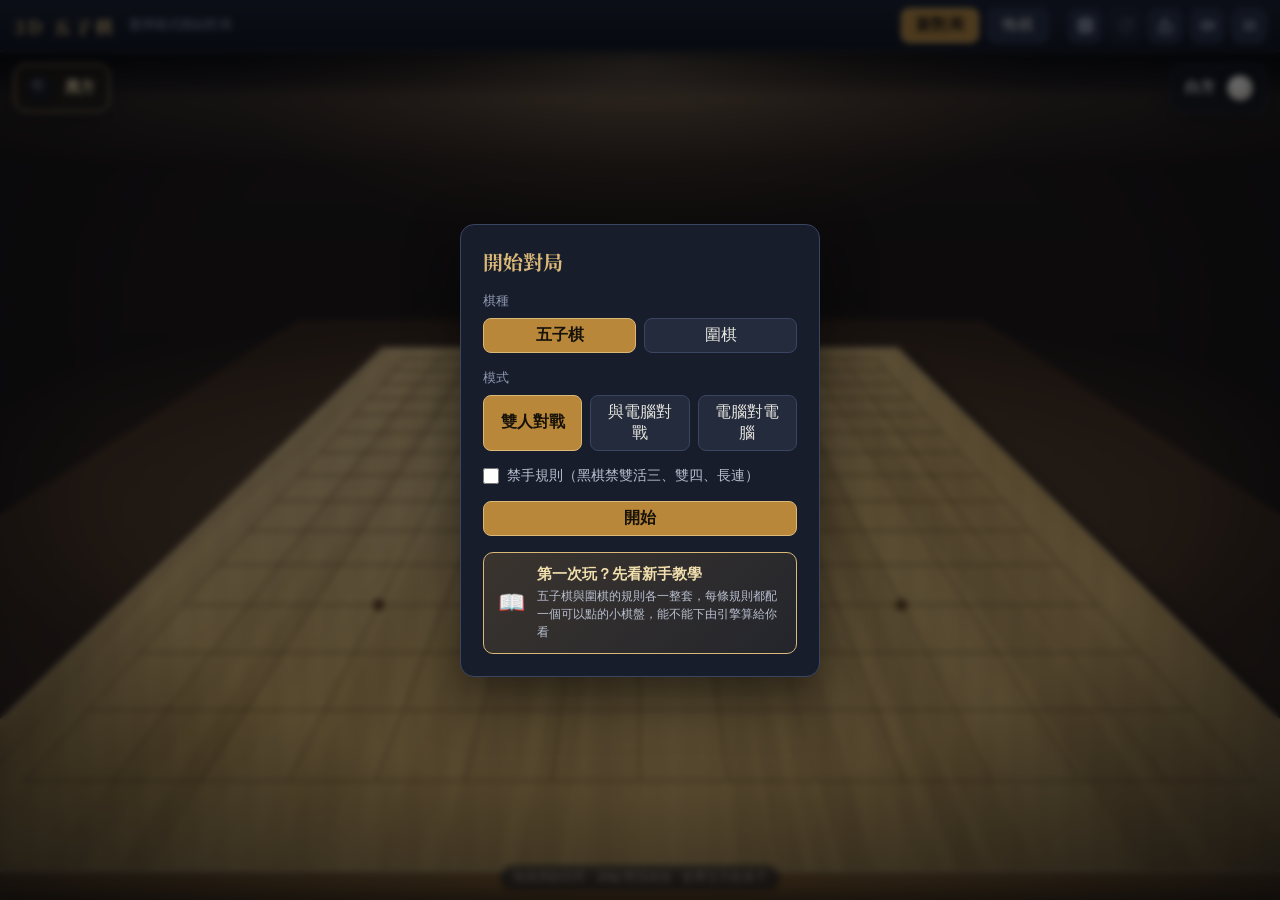
<file: index.html>
<!DOCTYPE html>
<html lang="zh-Hant">
<head>
<meta charset="UTF-8">
<meta name="viewport" content="width=device-width, initial-scale=1, maximum-scale=1, user-scalable=no">
<title>3D 棋弈 — 五子棋 × 圍棋</title>
<meta name="theme-color" content="#10141c">
<meta name="description" content="純網頁 3D 棋弈，一站兩種棋：五子棋（四級 AI、教學、每日謎題、開局定式、禁手規則、線上對戰）與圍棋（9／13／19 路、MCTS 電腦對手、中國規則數子）。免安裝，手機也能玩。">
<link rel="icon" type="image/svg+xml" href="favicon.svg">
<!-- 社群分享預覽（Open Graph / Twitter Card） -->
<meta property="og:type" content="website">
<meta property="og:site_name" content="3D 棋弈">
<meta property="og:title" content="3D 棋弈 — 五子棋 × 圍棋">
<meta property="og:description" content="一站兩種棋：五子棋與圍棋（9／13／19 路）。電腦對手、教學、謎題、定式、線上對戰，免安裝、手機也能玩。">
<meta property="og:image" content="https://hbkqoo.github.io/gomoku/og-image.png">
<meta property="og:image:width" content="1200">
<meta property="og:image:height" content="630">
<meta property="og:url" content="https://hbkqoo.github.io/gomoku/">
<meta name="twitter:card" content="summary_large_image">
<meta name="twitter:title" content="3D 棋弈 — 五子棋 × 圍棋">
<meta name="twitter:description" content="一站兩種棋：五子棋與圍棋（9／13／19 路）。電腦對手、教學、謎題、定式、線上對戰，免安裝、手機也能玩。">
<meta name="twitter:image" content="https://hbkqoo.github.io/gomoku/og-image.png">
<!-- 標題字型：Noto Serif TC -->
<link rel="preconnect" href="https://fonts.googleapis.com">
<link rel="preconnect" href="https://fonts.gstatic.com" crossorigin>
<link rel="stylesheet" href="https://fonts.googleapis.com/css2?family=Noto+Serif+TC:wght@600;700&display=swap">
<link rel="stylesheet" href="style.css?v=20">
</head>
<body>
<div id="splash">
  <div class="sp-mark">3D 棋弈</div>
  <div class="sp-sub">五子棋 × 圍棋</div>
  <div class="sp-stone" aria-hidden="true"></div>
</div>
<script>
// 保底：不論初始化多慢（甚至 main.js 出錯），860ms 內一定讓載入畫面停止擋住畫面。
setTimeout(function () {
  var s = document.getElementById('splash');
  if (!s || s.classList.contains('done')) return;
  s.classList.add('done');
  setTimeout(function () { s.remove(); }, 500);
}, 860);
</script>
<div id="app">
  <header id="topbar">
    <h1 id="app-title">3D 五子棋</h1>
    <div id="status" aria-live="polite">黑棋回合</div>
    <div id="controls">
      <span id="auto-ctrl">
        <button id="btn-pause">暫停</button>
        <button id="btn-speed">1x</button>
        <span id="rewind-badge">時間倒轉 ×0</span>
      </span>
      <span id="replay-ctrl">
        <button id="rp-first">⏮</button>
        <button id="rp-prev">◀</button>
        <span id="rp-pos">0/0</span>
        <button id="rp-next">▶</button>
        <button id="rp-last">⏭</button>
        <button id="rp-close">結束回放</button>
      </span>
      <button id="btn-replay" style="display:none">回放</button>
      <button id="btn-hint" style="display:none">提示</button>
      <button class="primary" id="btn-new">新對局</button>
      <button id="btn-undo">悔棋</button>
      <span id="go-ctrl">
        <button id="btn-pass" title="這一手不下（雙方連續虛手即進入結算）">虛手</button>
        <button id="btn-resign" title="認輸，結束這一局">認輸</button>
      </span>
      <span class="btn-group" id="view-group">
        <button class="icon-btn" id="btn-view" aria-pressed="false" aria-label="切換視角" title="切換成 2D 俯視（從正上方直視棋盤）">
          <svg class="ic ic-to2d" viewBox="0 0 24 24" aria-hidden="true"><rect x="3.5" y="3.5" width="17" height="17" rx="2.5"/><path d="M3.5 9.2h17M3.5 14.8h17M9.2 3.5v17M14.8 3.5v17"/></svg>
          <svg class="ic ic-to3d" viewBox="0 0 24 24" aria-hidden="true"><path d="M12 2.6 20.8 7.3v9.4L12 21.4 3.2 16.7V7.3Z"/><path d="M3.2 7.3 12 12l8.8-4.7M12 12v9.4"/></svg>
        </button>
        <button class="icon-btn" id="btn-recenter" aria-label="回正視角" title="把視角方向、俯角與縮放回到預設值">
          <svg class="ic" viewBox="0 0 24 24" aria-hidden="true"><path d="M20.2 12a8.2 8.2 0 1 1-2.4-5.8"/><path d="M20.4 3.2v5.2h-5.2"/><circle cx="12" cy="12" r="2.1" fill="currentColor" stroke="none"/></svg>
        </button>
        <button class="icon-btn" id="btn-lock" aria-pressed="false" aria-label="鎖定視角" title="鎖定視角，避免下棋時不小心拖動角度">
          <svg class="ic ic-unlocked" viewBox="0 0 24 24" aria-hidden="true"><rect x="4.5" y="10.5" width="15" height="10.2" rx="2.4"/><path d="M8.4 10.5V7.2a3.6 3.6 0 0 1 6.9-1.4"/><circle cx="12" cy="15.6" r="1.5" fill="currentColor" stroke="none"/></svg>
          <svg class="ic ic-locked" viewBox="0 0 24 24" aria-hidden="true"><rect x="4.5" y="10.5" width="15" height="10.2" rx="2.4"/><path d="M8.4 10.5V7.2a3.6 3.6 0 0 1 7.2 0v3.3"/><circle cx="12" cy="15.6" r="1.5" fill="currentColor" stroke="none"/></svg>
        </button>
      </span>
      <button class="icon-btn" id="btn-sound" aria-pressed="true" aria-label="音效開關" title="音效開關">
        <svg class="ic ic-snd-on" viewBox="0 0 24 24" aria-hidden="true"><path d="M4 9.2h3.6L12.4 5v14l-4.8-4.2H4Z"/><path d="M15.8 9.3a4.2 4.2 0 0 1 0 5.4"/><path d="M18.4 6.6a7.8 7.8 0 0 1 0 10.8"/></svg>
        <svg class="ic ic-snd-off" viewBox="0 0 24 24" aria-hidden="true"><path d="M4 9.2h3.6L12.4 5v14l-4.8-4.2H4Z"/><path d="M16.2 9.6l5 4.8M21.2 9.6l-5 4.8"/></svg>
      </button>
      <button class="icon-btn" id="btn-menu" aria-expanded="false" aria-controls="drawer" aria-label="更多功能" title="更多功能">
        <svg class="ic" viewBox="0 0 24 24" aria-hidden="true"><path d="M4 6.8h16M4 12h16M4 17.2h16"/></svg>
      </button>
    </div>
  </header>

  <main id="stage">
    <svg id="scene" xmlns="http://www.w3.org/2000/svg" preserveAspectRatio="xMidYMid slice">
      <defs>
        <!-- 棋子頂面：黑＝板岩（深灰帶一點藍）、白＝蛤碁石（暖白） -->
        <!-- focal 點偏左上：高光在左上、最後 8% 是全圈邊緣反光（背光側被拉長所以較明顯） -->
        <radialGradient id="g-black" cx="50%" cy="50%" r="50%" fx="34%" fy="28%">
          <stop offset="0%" stop-color="#9c9ca8"/>
          <stop offset="10%" stop-color="#585862"/>
          <stop offset="45%" stop-color="#26262d"/>
          <stop offset="91%" stop-color="#08080b"/>
          <stop offset="100%" stop-color="#3a3a44"/>
        </radialGradient>
        <radialGradient id="g-white" cx="50%" cy="50%" r="50%" fx="34%" fy="28%">
          <stop offset="0%" stop-color="#ffffff"/>
          <stop offset="28%" stop-color="#f7f5ef"/>
          <stop offset="72%" stop-color="#dcd8cd"/>
          <stop offset="93%" stop-color="#bab4a4"/>
          <stop offset="100%" stop-color="#d9d4c7"/>
        </radialGradient>
        <!-- 棋子側面（低視角才看得到的厚度） -->
        <linearGradient id="g-side-black" x1="0" y1="0" x2="0" y2="1">
          <stop offset="0%" stop-color="#3a3a42"/>
          <stop offset="100%" stop-color="#050507"/>
        </linearGradient>
        <linearGradient id="g-side-white" x1="0" y1="0" x2="0" y2="1">
          <stop offset="0%" stop-color="#ebe7dc"/>
          <stop offset="100%" stop-color="#a39d8e"/>
        </linearGradient>
        <!-- 高光點 -->
        <radialGradient id="g-spec" cx="50%" cy="50%" r="50%">
          <stop offset="0%" stop-color="#fff" stop-opacity=".95"/>
          <stop offset="55%" stop-color="#fff" stop-opacity=".3"/>
          <stop offset="100%" stop-color="#fff" stop-opacity="0"/>
        </radialGradient>
        <!-- 棋子影子：接觸處最深、外圍散開（不用 filter） -->
        <radialGradient id="g-stone-shadow" cx="50%" cy="50%" r="50%">
          <stop offset="0%" stop-color="#000" stop-opacity=".6"/>
          <stop offset="45%" stop-color="#000" stop-opacity=".4"/>
          <stop offset="100%" stop-color="#000" stop-opacity="0"/>
        </radialGradient>
        <!-- 牆面（室內、暗、下緣被燈光帶暖）；「天亮了」結局會把這三個 stop 漸變成晨光，色值要與 main.js 的 SKY_NIGHT 一致 -->
        <linearGradient id="g-sky" x1="0" y1="0" x2="0" y2="1">
          <stop offset="0%" stop-color="#0a0908"/>
          <stop offset="60%" stop-color="#1c1613"/>
          <stop offset="100%" stop-color="#3a2d22"/>
        </linearGradient>
        <!-- 地平線柔化帶：從牆的底色淡出到透明，蓋在地板最遠處 -->
        <linearGradient id="g-horizon" x1="0" y1="0" x2="0" y2="1">
          <stop offset="0%" stop-color="#3a2d22"/>
          <stop offset="100%" stop-color="#3a2d22" stop-opacity="0"/>
        </linearGradient>
        <!-- 吊燈打在桌面與牆上的暖光 -->
        <radialGradient id="g-lamp" cx="50%" cy="50%" r="50%">
          <stop offset="0%" stop-color="#ffd9a0" stop-opacity=".34"/>
          <stop offset="55%" stop-color="#ffc070" stop-opacity=".12"/>
          <stop offset="100%" stop-color="#ff9a40" stop-opacity="0"/>
        </radialGradient>
        <!-- 四角暗角（整層靜態，resize 時才重畫） -->
        <radialGradient id="g-vignette" cx="50%" cy="46%" r="72%">
          <stop offset="0%" stop-color="#000" stop-opacity="0"/>
          <stop offset="58%" stop-color="#000" stop-opacity="0"/>
          <stop offset="100%" stop-color="#000" stop-opacity=".62"/>
        </radialGradient>
        <!-- 棋桌：中央受光、四周暗下去 -->
        <radialGradient id="g-table" cx="50%" cy="45%" r="70%">
          <stop offset="0%" stop-color="#4a3421"/>
          <stop offset="100%" stop-color="#22170e"/>
        </radialGradient>
        <!-- 棋盤側面：上緣亮、下緣暗（疊在依光源著色的底色上） -->
        <linearGradient id="g-side-shade" x1="0" y1="0" x2="0" y2="1">
          <stop offset="0%" stop-color="#fff2c8" stop-opacity=".18"/>
          <stop offset="35%" stop-color="#000" stop-opacity="0"/>
          <stop offset="100%" stop-color="#000" stop-opacity=".42"/>
        </linearGradient>
        <!-- 棋盤頂面：左上主光 → 右下陰影 -->
        <linearGradient id="g-toplight" x1="0" y1="0" x2="1" y2="1">
          <stop offset="0%" stop-color="#fff6dc" stop-opacity=".26"/>
          <stop offset="48%" stop-color="#fff" stop-opacity="0"/>
          <stop offset="100%" stop-color="#2a1500" stop-opacity=".24"/>
        </linearGradient>
        <!-- 棋盤頂面：柔和的光澤區 -->
        <radialGradient id="g-sheen" cx="40%" cy="28%" r="60%">
          <stop offset="0%" stop-color="#fff" stop-opacity=".16"/>
          <stop offset="100%" stop-color="#fff" stop-opacity="0"/>
        </radialGradient>
        <!-- 柔邊陰影（整層只套一次） -->
        <filter id="f-soft" x="-20%" y="-20%" width="140%" height="140%">
          <feGaussianBlur stdDeviation="7"/>
        </filter>
        <linearGradient id="g-floor" x1="0" y1="0" x2="0" y2="1">
          <stop offset="0%" stop-color="#1e1610"/>
          <stop offset="100%" stop-color="#0c0906"/>
        </linearGradient>
        <radialGradient id="g-lantern" cx="50%" cy="50%" r="50%">
          <stop offset="0%" stop-color="#ffe4b0"/>
          <stop offset="35%" stop-color="#ffb35c" stop-opacity=".8"/>
          <stop offset="100%" stop-color="#ff8830" stop-opacity="0"/>
        </radialGradient>
        <linearGradient id="g-neon-horizon" x1="0" y1="0" x2="0" y2="1">
          <stop offset="0%" stop-color="#38e8ff" stop-opacity="0"/>
          <stop offset="50%" stop-color="#38e8ff" stop-opacity=".55"/>
          <stop offset="100%" stop-color="#c368ff" stop-opacity="0"/>
        </linearGradient>
      </defs>
      <g id="layer-bg"></g>
      <g id="layer-board"></g>
      <g id="layer-stones"></g>
      <g id="layer-fx"></g>
      <g id="layer-vignette" pointer-events="none"></g>
    </svg>
    <div class="pcard" id="card-black" role="status" aria-live="polite">
      <svg class="pc-stone" viewBox="0 0 24 24" aria-hidden="true"><defs><radialGradient id="pcg-black" cx="50%" cy="50%" r="50%" fx="34%" fy="28%"><stop offset="0%" stop-color="#9c9ca8"/><stop offset="10%" stop-color="#585862"/><stop offset="45%" stop-color="#26262d"/><stop offset="91%" stop-color="#08080b"/><stop offset="100%" stop-color="#3a3a44"/></radialGradient></defs><circle cx="12" cy="12" r="10.4" fill="url(#pcg-black)"/></svg>
      <span class="pc-txt"><span class="pc-name">黑方</span><span class="pc-caps"></span></span>
    </div>
    <div class="pcard" id="card-white" role="status" aria-live="polite">
      <svg class="pc-stone" viewBox="0 0 24 24" aria-hidden="true"><defs><radialGradient id="pcg-white" cx="50%" cy="50%" r="50%" fx="34%" fy="28%"><stop offset="0%" stop-color="#ffffff"/><stop offset="28%" stop-color="#f7f5ef"/><stop offset="72%" stop-color="#dcd8cd"/><stop offset="93%" stop-color="#bab4a4"/><stop offset="100%" stop-color="#d9d4c7"/></radialGradient></defs><circle cx="12" cy="12" r="10.4" fill="url(#pcg-white)"/></svg>
      <span class="pc-txt"><span class="pc-name">白方</span><span class="pc-caps"></span></span>
    </div>
    <div id="drawer-backdrop"></div>
    <aside id="drawer" aria-hidden="true" aria-label="功能選單">
      <div class="drawer-head">
        <span class="drawer-title">功能選單</span>
        <button class="icon-btn" id="btn-drawer-close" aria-label="關閉選單" title="關閉">
          <svg class="ic" viewBox="0 0 24 24" aria-hidden="true"><path d="M6.4 6.4l11.2 11.2M17.6 6.4L6.4 17.6"/></svg>
        </button>
      </div>
      <div class="drawer-body">
        <div class="drawer-group">
          <div class="drawer-label">對局工具</div>
          <div class="drawer-items">
            <button id="btn-coach">教練</button>
            <button id="btn-heat" title="AI 思考熱力圖">熱力圖</button>
            <button id="btn-fx" title="落子特效開關">特效</button>
          </div>
        </div>
        <div class="drawer-group">
          <div class="drawer-label">更多</div>
          <div class="drawer-items">
            <a class="btn-link" id="link-tutorial" href="tutorial.html">新手教學</a>
            <button id="btn-lessons">教學</button>
            <button id="btn-puzzles">謎題</button>
            <button id="btn-openings">定式</button>
            <button id="btn-online">連線</button>
            <button id="btn-rank">排行榜</button>
          </div>
        </div>
      </div>
    </aside>
    <div id="score-bar">
      <span id="score-text"></span>
      <button class="primary" id="btn-score-done">確認結算</button>
      <button id="btn-score-resume">繼續下</button>
    </div>
    <div id="hint">拖曳環顧四周 · 滾輪/雙指縮放 · 點擊交叉點落子</div>
    <div id="intro-title">
      <span>3D 五子棋</span>
      <small>輕觸跳過</small>
    </div>
  </main>

  <!-- 開局設定 -->
  <div class="modal" id="modal-setup">
    <div class="panel">
      <h2>開始對局</h2>
      <div class="field">
        <span class="label">棋種</span>
        <div class="seg" id="seg-game">
          <button data-game="gomoku" class="on">五子棋</button>
          <button data-game="go">圍棋</button>
        </div>
      </div>
      <div class="field">
        <span class="label">模式</span>
        <div class="seg" id="seg-mode">
          <button data-mode="pvp" class="on">雙人對戰</button>
          <button data-mode="ai">與電腦對戰</button>
          <button data-mode="auto">電腦對電腦</button>
        </div>
        <p id="auto-desc" style="display:none">觀戰模式：黑棋是大哥。大哥，沒有不能輸的棋局。</p>
      </div>
      <div class="field" id="field-side">
        <span class="label">你執</span>
        <div class="seg" id="seg-side">
          <button data-side="1" class="on">黑棋（先手）</button>
          <button data-side="2">白棋（後手）</button>
        </div>
      </div>
      <div class="field" id="field-board" style="display:none">
        <span class="label">盤面</span>
        <div class="seg" id="seg-size">
          <button data-size="9">9 路</button>
          <button data-size="13">13 路</button>
          <button data-size="19" class="on">19 路</button>
        </div>
        <p class="hint-text">中國規則、貼目 7.5 目。9 路最適合與電腦對戰；19 路是正式棋盤。</p>
      </div>
      <div class="field" id="field-level" style="display:none">
        <span class="label">電腦強度</span>
        <div class="seg" id="seg-level">
          <button data-level="easy">入門</button>
          <button data-level="medium" class="on">進階</button>
          <button data-level="hard">困難</button>
          <button data-level="master">大師</button>
        </div>
        <p class="hint-text" id="level-desc"></p>
      </div>
      <div class="field" id="field-rules">
        <label class="chk"><input type="checkbox" id="chk-renju"> 禁手規則（黑棋禁雙活三、雙四、長連）</label>
      </div>
      <button class="primary" id="btn-start">開始</button>
      <a class="setup-tutorial" href="tutorial.html">
        <span class="st-icon">📖</span>
        <span class="st-text"><b>第一次玩？先看新手教學</b>
          <small>五子棋與圍棋的規則各一整套，每條規則都配一個可以點的小棋盤，能不能下由引擎算給你看</small></span>
      </a>
    </div>
  </div>

  <!-- 勝利 + 簽名 -->
  <div class="modal" id="modal-win">
    <div class="panel">
      <h2 id="win-title">黑棋獲勝！</h2>
      <p id="win-detail"></p>
      <div class="field">
        <span class="label">名字</span>
        <input id="win-name" type="text" maxlength="12" placeholder="留名排行榜">
      </div>
      <div class="field">
        <span class="label">親筆簽名</span>
        <svg id="sig-pad" viewBox="0 0 300 100"></svg>
        <button class="mini" id="sig-clear">清除簽名</button>
      </div>
      <div class="row">
        <button id="btn-skip">跳過</button>
        <button class="primary" id="btn-save">簽名上榜</button>
      </div>
    </div>
  </div>

  <!-- 時間倒轉閃光 -->
  <div id="flash"></div>

  <!-- 致敬字幕 -->
  <div id="meme">
    <div class="meme-inner">
      <div class="meme-line1">大哥沒有輸！</div>
      <div class="meme-line2">逃跑的是你！</div>
      <div class="meme-sub" id="meme-sub">時間倒轉 ×3 · 判定：逃跑者失格 · 戰績：大哥不敗</div>
      <div class="row" style="justify-content:center">
        <button id="meme-close">關閉</button>
        <button class="primary" id="meme-again">再看一場</button>
      </div>
    </div>
  </div>

  <!-- 教學關卡列表 -->
  <div class="modal" id="modal-lessons">
    <div class="panel wide">
      <h2 id="lessons-title">五子棋教學</h2>
      <div class="teach-tabs">
        <button class="teach-tab on" data-tab="tips">新手技巧</button>
        <button class="teach-tab" data-tab="drill">動手練習</button>
      </div>
      <div id="tips-pane"></div>
      <div id="drill-pane" style="display:none">
        <p class="hint-text" id="drill-intro">從殘局中找出致勝下法。下對了對手會全力防守，下錯了會退回讓你重試，卡關可按「提示」。</p>
        <div id="lesson-list"></div>
      </div>
      <div class="row">
        <a class="btn-link" href="tutorial.html">📖 完整規則教學</a>
        <button class="primary" id="btn-lessons-close">關閉</button>
      </div>
    </div>
  </div>

  <!-- 線上對戰 -->
  <div class="modal" id="modal-online">
    <div class="panel">
      <h2>線上對戰</h2>
      <p class="hint-text">和朋友直接連線對弈，不需伺服器或帳號。用任何聊天工具互傳「邀請碼／回應碼」即可。主機執黑先手，棋種與盤面以主機目前的設定為準。</p>
      <div id="online-choose">
        <button class="primary" id="btn-host">我當主機（產生邀請碼）</button>
        <button id="btn-guest">加入朋友（貼上邀請碼）</button>
      </div>
      <div id="online-host" style="display:none">
        <div class="field">
          <span class="label">① 你的邀請碼 — 傳給朋友</span>
          <textarea id="host-offer" class="code-box" readonly rows="3"></textarea>
          <button class="mini" id="copy-offer">複製邀請碼</button>
        </div>
        <div class="field">
          <span class="label">② 貼上朋友回傳的回應碼，再按連線</span>
          <textarea id="host-answer" class="code-box" rows="3" placeholder="在此貼上回應碼"></textarea>
          <button class="mini" id="host-connect">連線</button>
        </div>
      </div>
      <div id="online-guest" style="display:none">
        <div class="field">
          <span class="label">① 貼上朋友的邀請碼，再按產生回應碼</span>
          <textarea id="guest-offer" class="code-box" rows="3" placeholder="在此貼上邀請碼"></textarea>
          <button class="mini" id="guest-gen">產生回應碼</button>
        </div>
        <div class="field">
          <span class="label">② 你的回應碼 — 傳回給朋友</span>
          <textarea id="guest-answer" class="code-box" readonly rows="3"></textarea>
          <button class="mini" id="copy-answer">複製回應碼</button>
        </div>
      </div>
      <div id="online-connected" style="display:none">
        <p class="hint-text">目前已連線中。</p>
        <button id="btn-disconnect">結束連線</button>
      </div>
      <p id="online-msg" class="hint-text"></p>
      <div class="row"><button id="btn-online-close">關閉</button></div>
    </div>
  </div>

  <!-- 開局定式圖鑑 -->
  <div class="modal" id="modal-openings">
    <div class="panel wide">
      <h2>開局定式圖鑑</h2>
      <p>連珠 26 種標準開局。黑1 天元、白2、黑3 三手決定命名（★ 為經典入門開局）。點左側名稱看棋形與說明。</p>
      <div class="openings-body">
        <div id="opening-list"></div>
        <div id="opening-detail"></div>
      </div>
      <div class="row"><button class="primary" id="btn-openings-close">關閉</button></div>
    </div>
  </div>

  <!-- 殘局謎題 -->
  <div class="modal" id="modal-puzzles">
    <div class="panel">
      <h2>殘局謎題</h2>
      <p>你執黑棋，從殘局中找出必勝殺著。每一題都保證有解（引擎對打驗證過），下錯會退回重試。</p>
      <div class="field">
        <span class="label">每日謎題</span>
        <button class="primary" data-puzzle="daily">今日挑戰</button>
        <p id="daily-info" class="hint-text"></p>
      </div>
      <div class="field">
        <span class="label">隨機練習</span>
        <div class="seg">
          <button data-puzzle="easy">入門</button>
          <button data-puzzle="medium">進階</button>
          <button data-puzzle="hard">高手</button>
        </div>
      </div>
      <p id="puzzle-msg" class="hint-text"></p>
      <div class="row">
        <button class="primary" id="btn-puzzles-close">關閉</button>
      </div>
    </div>
  </div>

  <!-- 過關 -->
  <div class="modal" id="modal-lesson-done">
    <div class="panel">
      <h2 id="ld-title">過關！</h2>
      <p id="ld-text"></p>
      <div class="row">
        <button id="ld-list">關卡列表</button>
        <button class="primary" id="ld-next">下一關</button>
      </div>
    </div>
  </div>

  <!-- 圍棋終局結算 -->
  <div class="modal" id="modal-score">
    <div class="panel">
      <h2 id="sc-title">對局結束</h2>
      <div id="sc-detail"></div>
      <div class="row">
        <button id="btn-score-close">關閉</button>
        <button id="btn-score-sign" style="display:none">簽名上榜</button>
        <button class="primary" id="btn-score-new">再來一局</button>
      </div>
    </div>
  </div>

  <!-- 排行榜 -->
  <div class="modal" id="modal-rank">
    <div class="panel wide">
      <h2 id="rank-title">排行榜</h2>
      <div id="rank-list"></div>
      <div class="row">
        <button id="btn-rank-clear">清空紀錄</button>
        <button class="primary" id="btn-rank-close">關閉</button>
      </div>
    </div>
  </div>
</div>
<script src="engine.js?v=17"></script>
<script src="go.js?v=17"></script>
<script src="go-ai.js?v=17"></script>
<script src="go-lessons.js?v=17"></script>
<script src="lessons.js?v=17"></script>
<script src="openings.js?v=17"></script>
<script src="puzzles.js?v=17"></script>
<script src="online.js?v=17"></script>
<script src="main.js?v=22"></script>
</body>
</html>
</file>
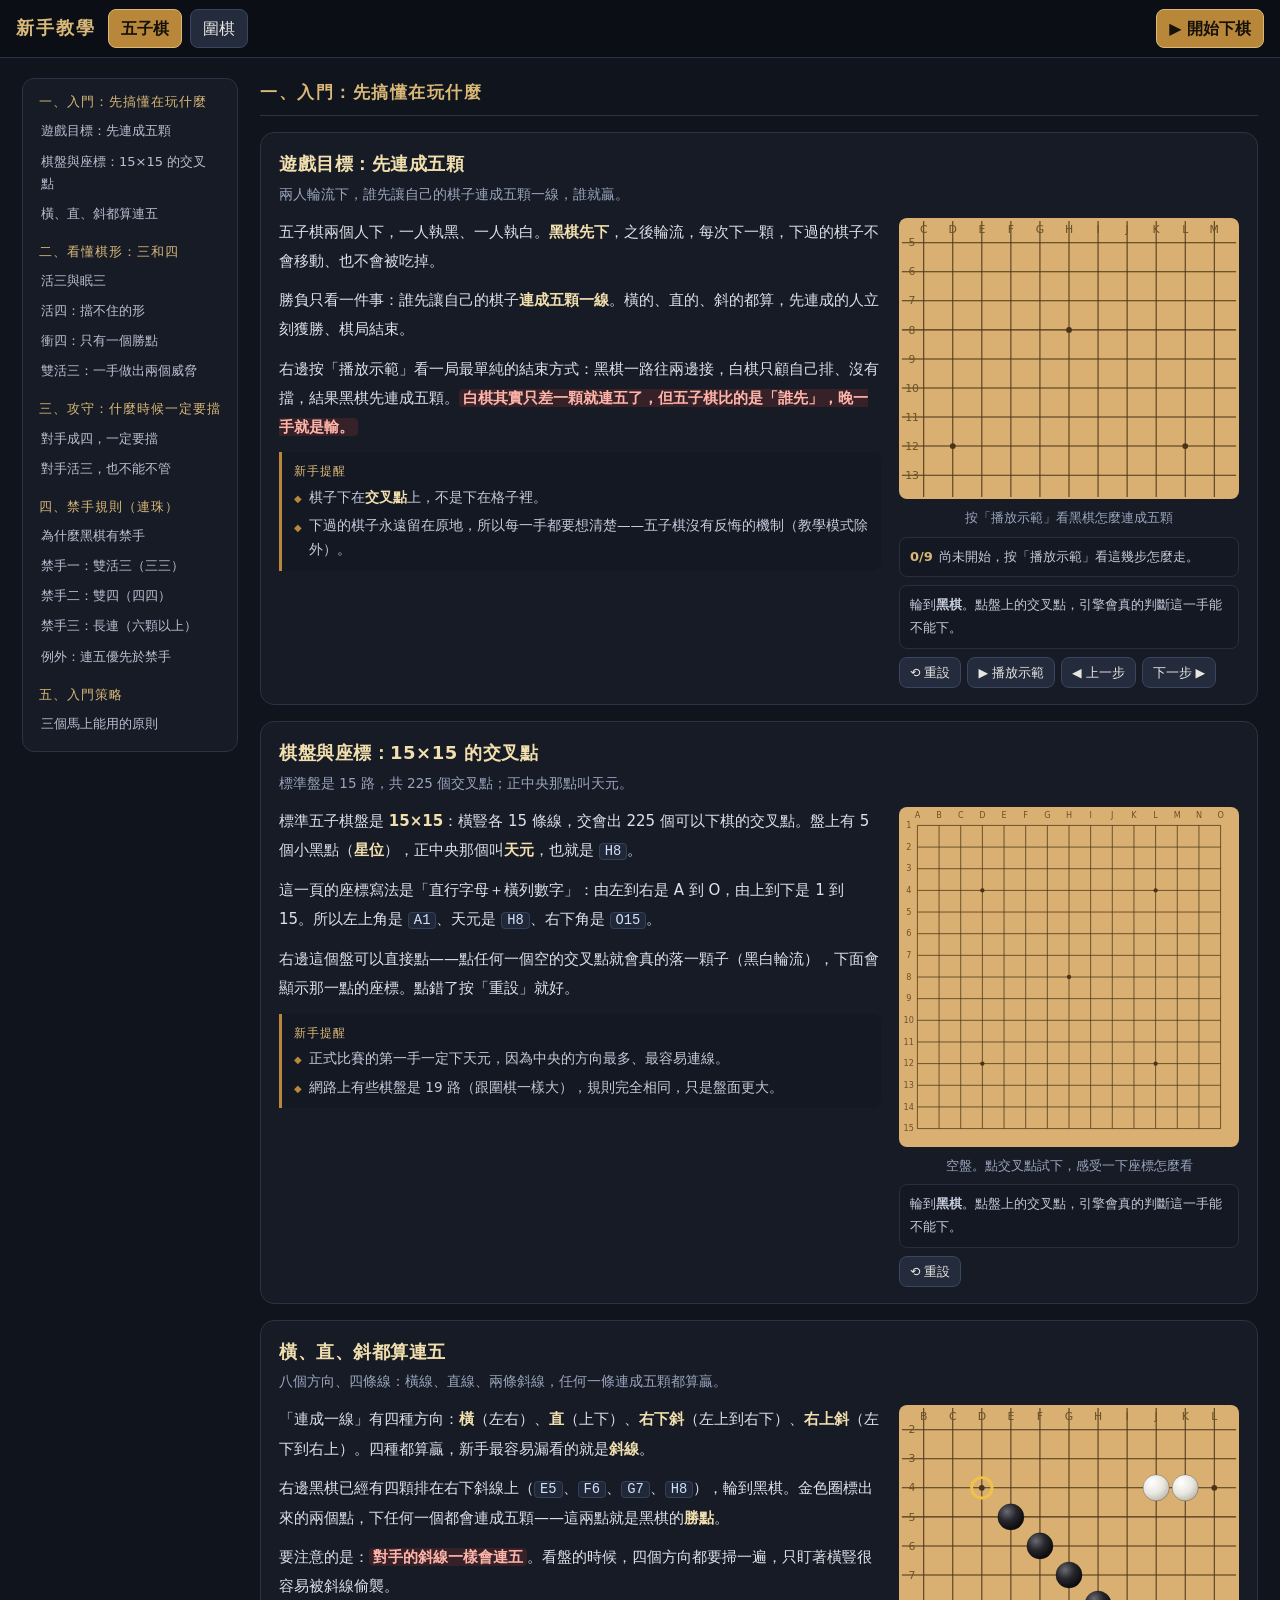
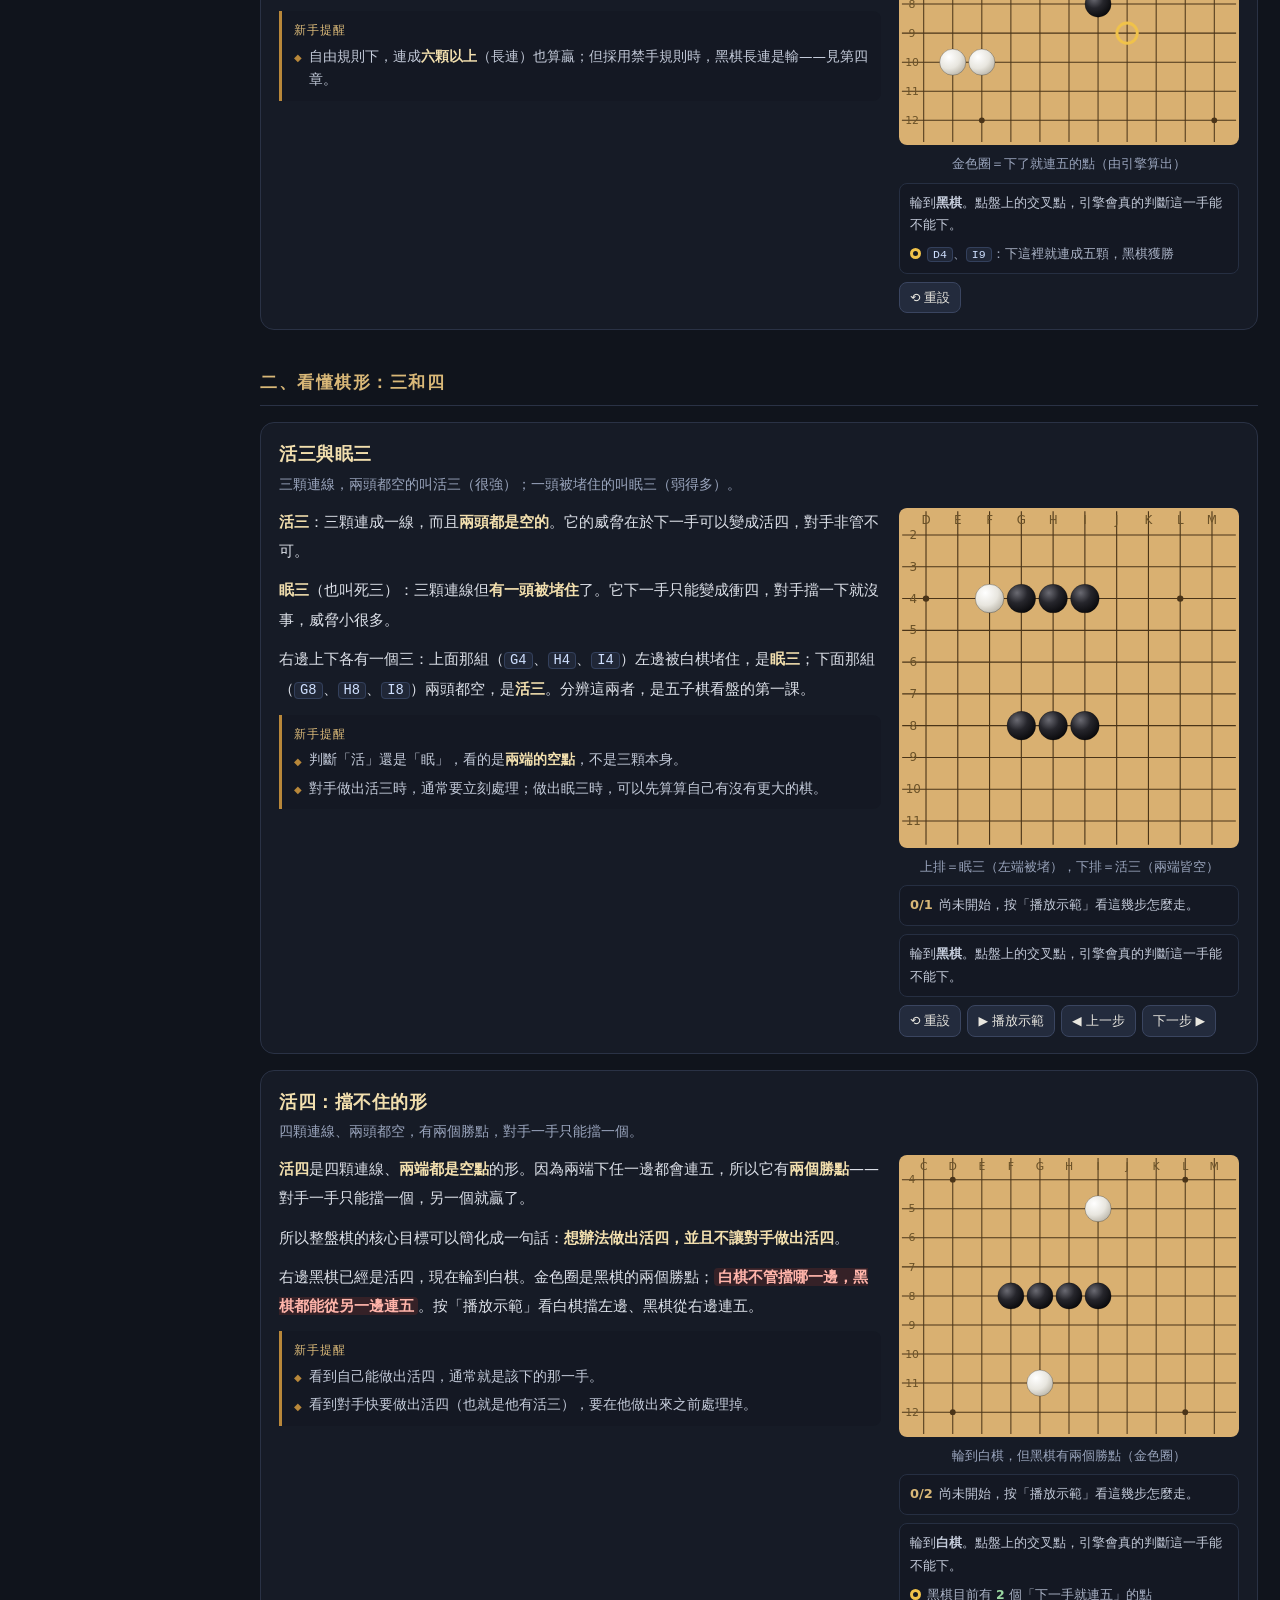
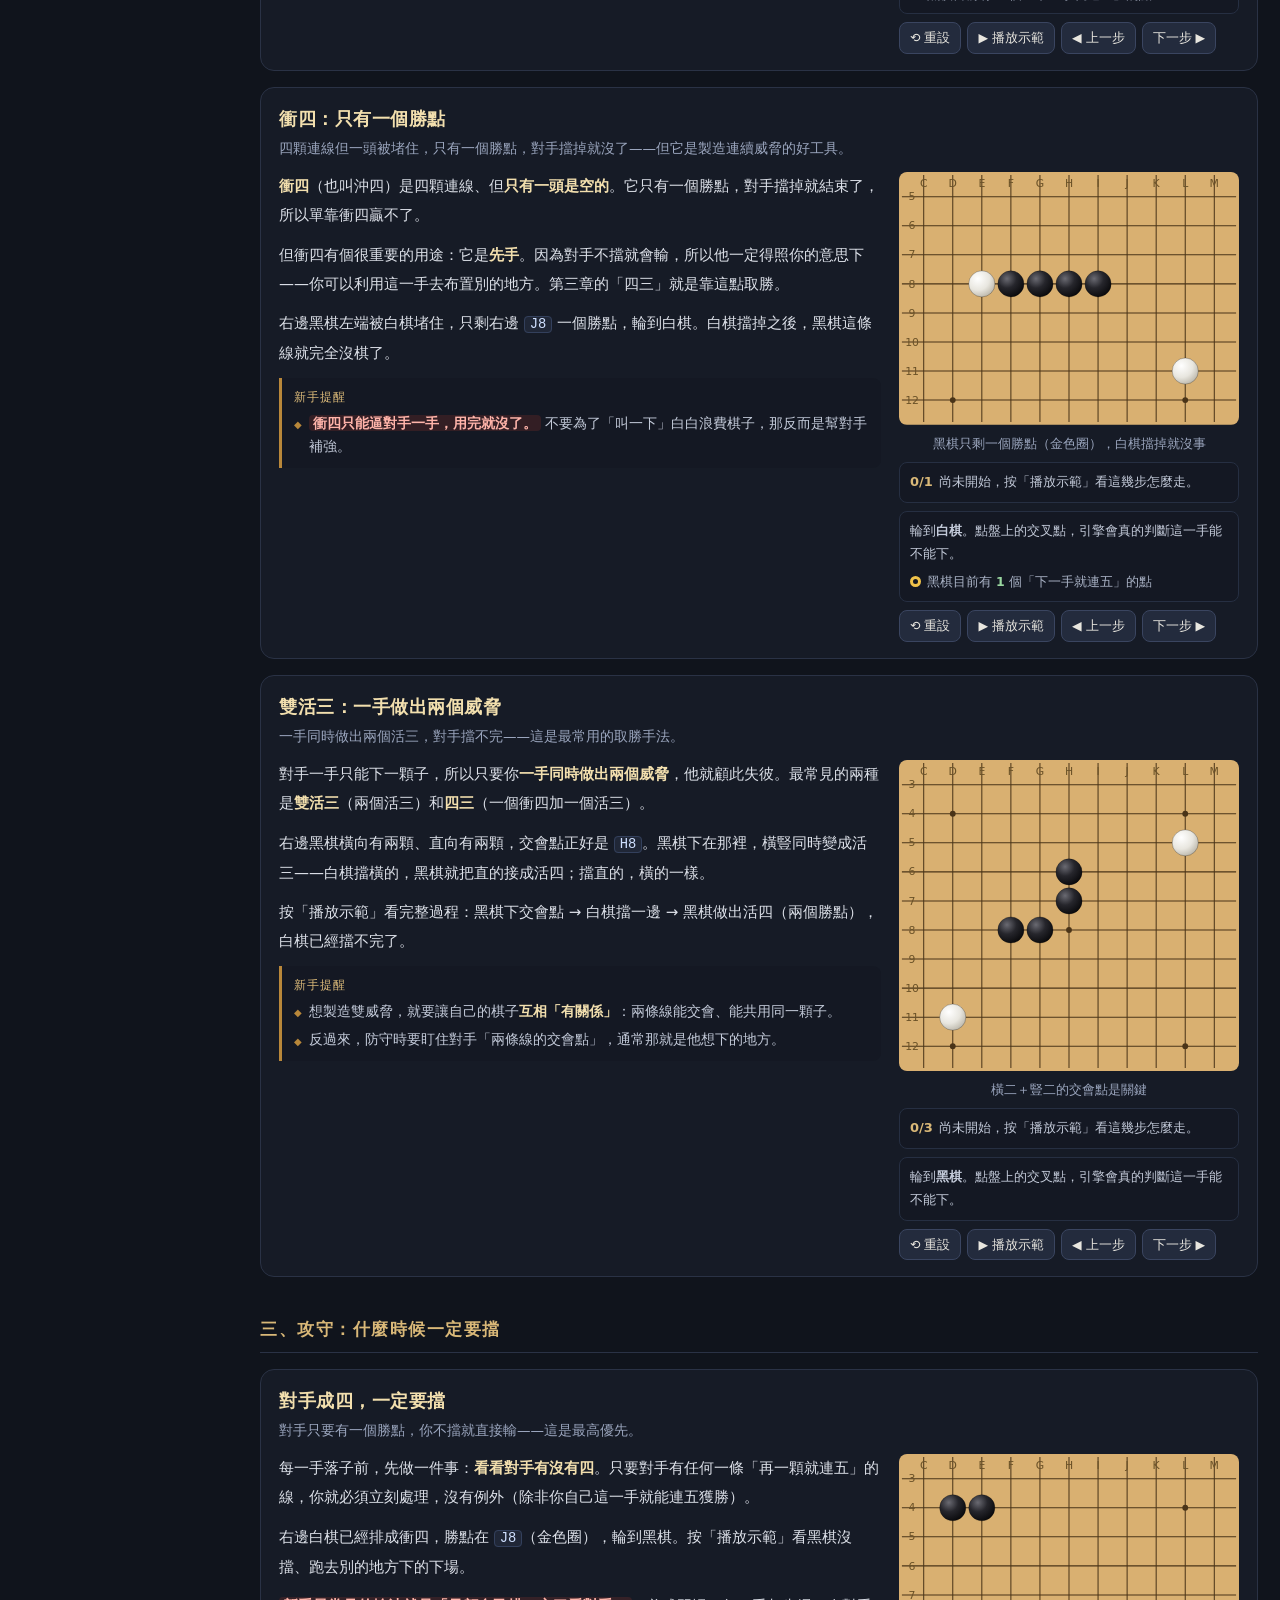
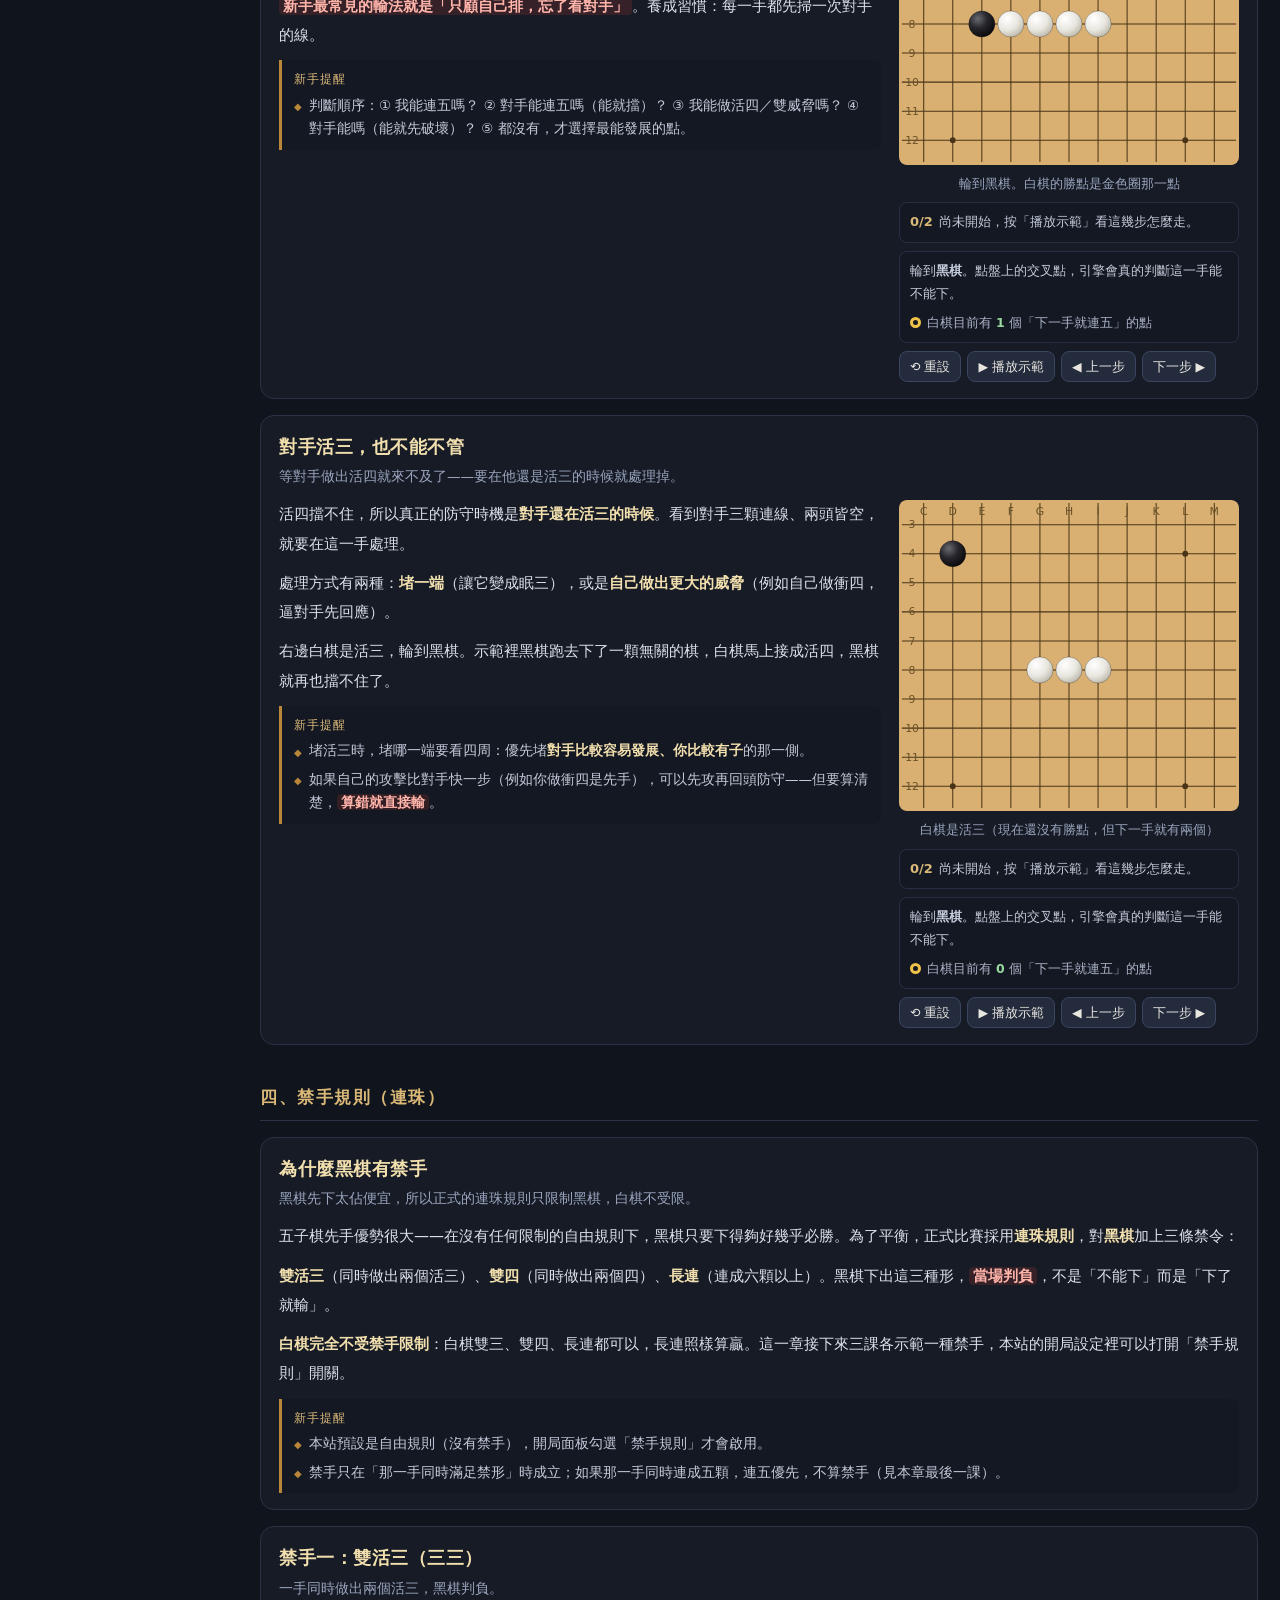
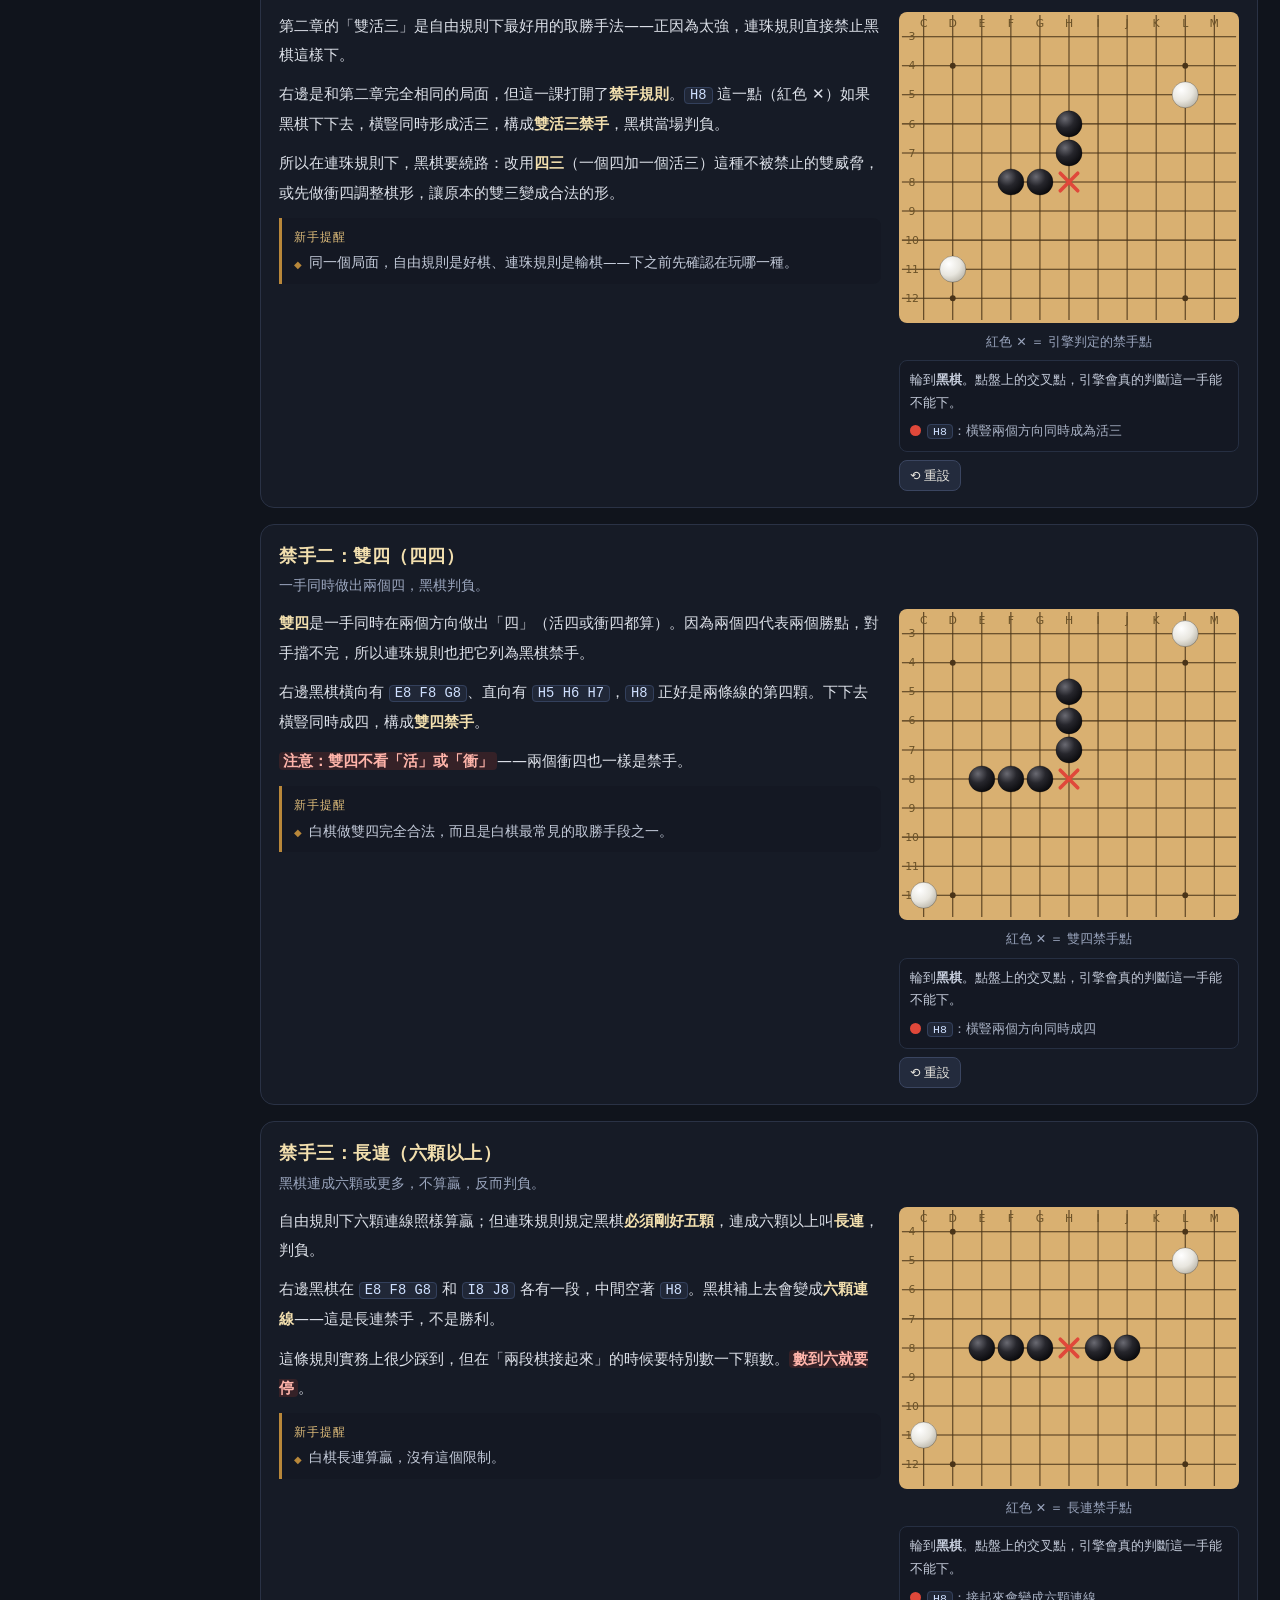
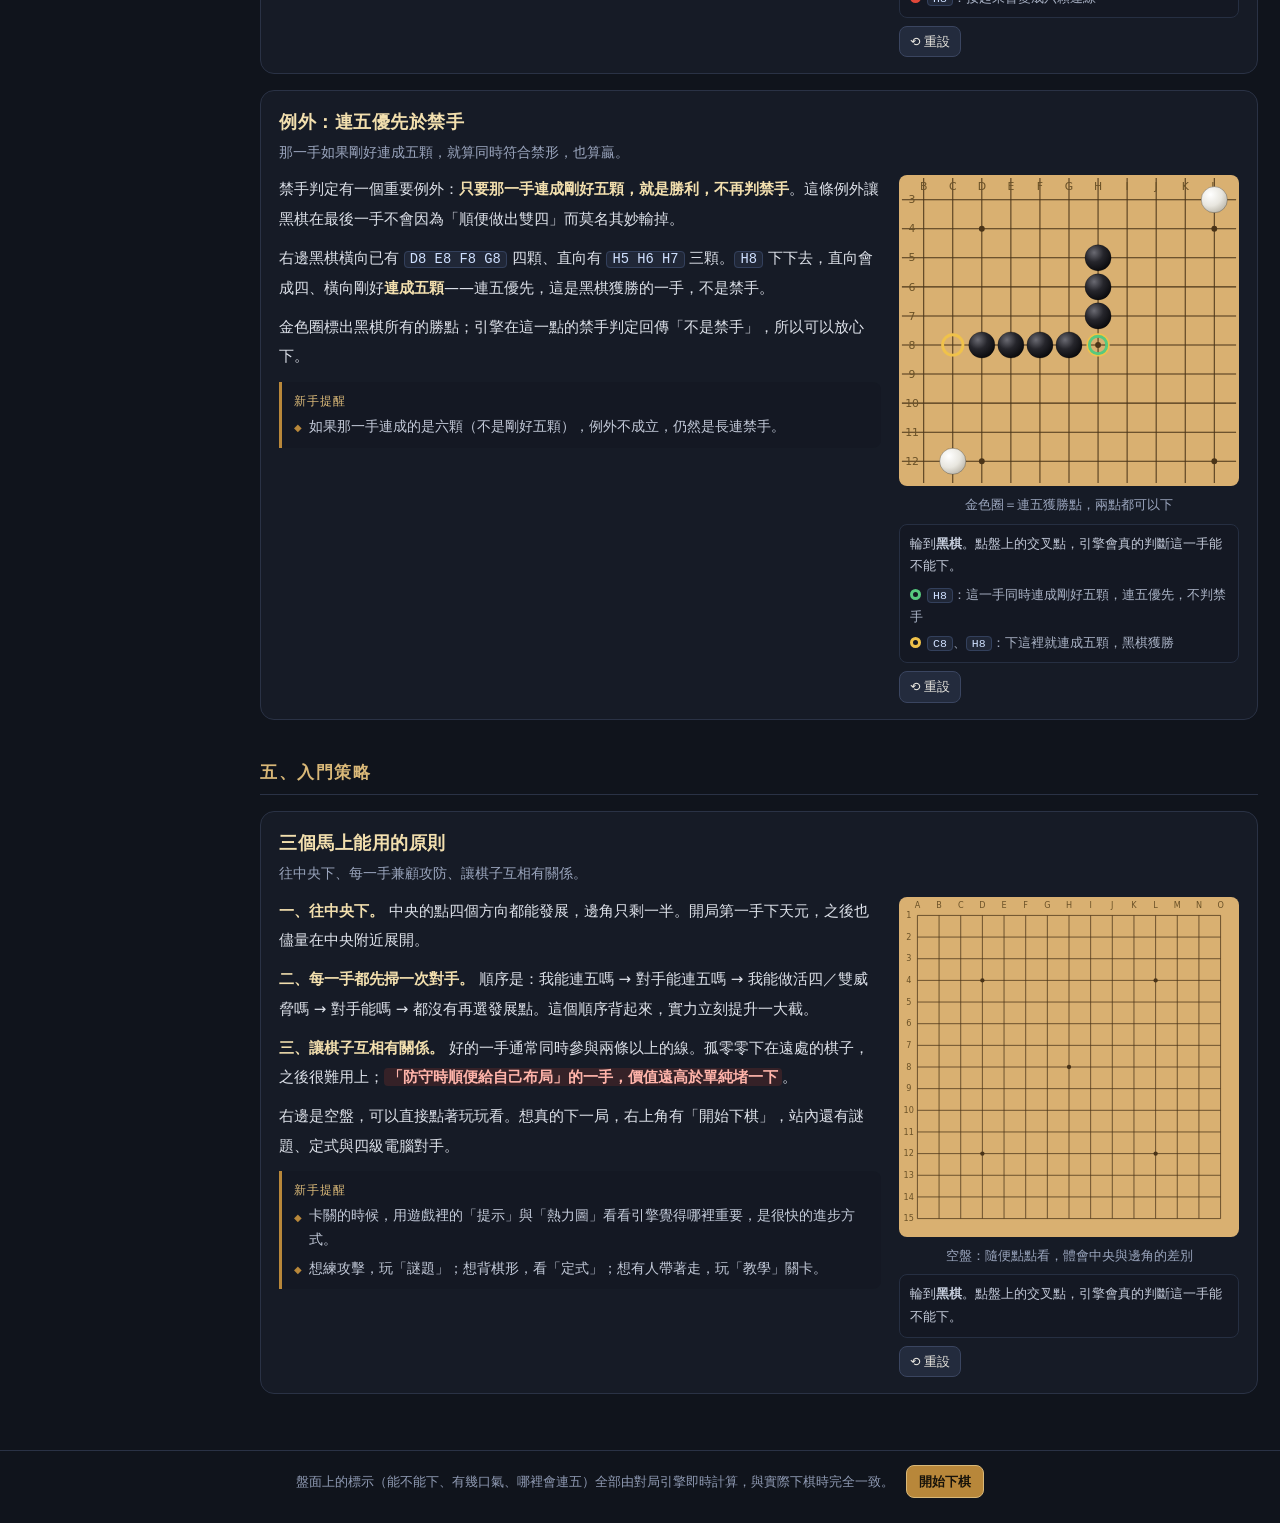
<file: tutorial.html>
<!DOCTYPE html>
<html lang="zh-Hant">
<head>
<meta charset="UTF-8">
<meta name="viewport" content="width=device-width, initial-scale=1">
<title>新手教學・五子棋 × 圍棋</title>
<meta name="theme-color" content="#10141c">
<meta name="description" content="五子棋與圍棋的新手規則教學：每條規則配一個可互動的小棋盤，能不能下、有幾口氣、下哪裡會贏，全部由真正的對局引擎即時算出並標示。">
<link rel="icon" type="image/svg+xml" href="favicon.svg">
<meta property="og:type" content="article">
<meta property="og:site_name" content="3D 棋弈">
<meta property="og:title" content="新手教學・五子棋 × 圍棋">
<meta property="og:description" content="從零開始學五子棋與圍棋：規則、棋形、禁手、氣與提子、打劫、死活，每一條都配可以動手點的示範盤。">
<meta property="og:image" content="https://hbkqoo.github.io/gomoku/og-image.png">
<meta property="og:url" content="https://hbkqoo.github.io/gomoku/tutorial.html">
<link rel="stylesheet" href="tutorial.css?v=1">
</head>
<body>

<div id="tut-app">
  <header id="tut-topbar">
    <h1>新手教學</h1>
    <div id="tut-tabs" role="tablist" aria-label="棋種"></div>
    <span class="spacer"></span>
    <a class="btn-link" href="index.html">▶ 開始下棋</a>
  </header>

  <div id="tut-body">
    <nav id="tut-toc" aria-label="章節目錄"></nav>
    <main id="tut-content"></main>
  </div>

  <footer id="tut-footer">
    盤面上的標示（能不能下、有幾口氣、哪裡會連五）全部由對局引擎即時計算，與實際下棋時完全一致。
    <a class="btn-link" href="index.html">開始下棋</a>
  </footer>
</div>

<script src="engine.js?v=17"></script>
<script src="go.js?v=17"></script>
<script src="tutorial-lessons.js?v=1"></script>
<script src="tutorial.js?v=1"></script>
</body>
</html>
</file>
<file: style.css>
* { margin: 0; padding: 0; box-sizing: border-box; }

html, body, #app {
  height: 100%;
  overflow: hidden;
  font-family: "Noto Sans TC", "Microsoft JhengHei", system-ui, sans-serif;
  background: #10141c;
  color: #e8e6df;
  touch-action: none;
}

#app { display: flex; flex-direction: column; }

#topbar {
  display: flex;
  align-items: center;
  gap: 12px;
  padding: 8px 14px;
  background: linear-gradient(180deg, #161c29 0%, rgba(12, 15, 22, .94) 100%);
  border-bottom: 1px solid #2a3245;
  box-shadow: 0 2px 14px rgba(0, 0, 0, .45);
  z-index: 5;
  flex-wrap: wrap;
}

#topbar h1 { font-family: "Noto Serif TC", "Noto Sans TC", "Microsoft JhengHei", serif; font-size: 18px; letter-spacing: 3px; color: #d9b878; }

#status {
  /* 最少保留 120px 可讀寬度；再窄就讓 #controls 換行，總比壓成一個省略號好（審查抓到 641～810px 死區） */
  flex: 1 1 120px;
  min-width: 120px;
  font-size: 12.5px;
  color: #8b96ad;
  white-space: nowrap;
  overflow: hidden;
  text-overflow: ellipsis;
}

#controls { display: flex; gap: 8px; flex-wrap: wrap; align-items: center; justify-content: flex-end; margin-left: auto; }
/* 視角三顆鈕（切換／回正／鎖定）當成一組，換行時不會被拆散 */
.btn-group { display: inline-flex; gap: 6px; align-items: center; }
#btn-lock[aria-pressed="true"] { background: #4a3a1c; border-color: #d9b878; color: #f2dfae; }

button {
  font: inherit;
  color: #e8e6df;
  background: #232b3d;
  border: 1px solid #3a4560;
  border-radius: 8px;
  padding: 6px 14px;
  cursor: pointer;
  transition: background .15s;
}
button:hover { background: #2e3a55; }
button:disabled { opacity: .4; cursor: default; }
button.primary { background: #b8873a; border-color: #d9b878; color: #16120a; font-weight: 700; }
button.primary:hover { background: #d9a44a; }
button.mini { padding: 2px 10px; font-size: 12px; align-self: flex-start; }

/* ---------- 頂列圖示鈕：視角三顆 / 音效 / 抽屜 ---------- */
.icon-btn {
  display: inline-flex;
  align-items: center;
  justify-content: center;
  width: 34px;
  height: 34px;
  padding: 0;
  border-radius: 9px;
  color: #cfd6e4;
  flex: none;
}
.icon-btn .ic {
  display: block;
  width: 19px;
  height: 19px;
  fill: none;
  stroke: currentColor;
  stroke-width: 1.7;
  stroke-linecap: round;
  stroke-linejoin: round;
}
.icon-btn:hover:not(:disabled) { background: #2e3a55; color: #f2dfae; border-color: #4d5a7d; }
/* 同一顆鈕兩種狀態的圖示：用 aria-pressed 切（main.js 只改屬性，不寫 textContent） */
#btn-view .ic-to3d, #btn-lock .ic-locked, #btn-sound .ic-snd-off { display: none; }
#btn-view[aria-pressed="true"] .ic-to2d { display: none; }
#btn-view[aria-pressed="true"] .ic-to3d { display: block; }
#btn-lock[aria-pressed="true"] .ic-unlocked { display: none; }
#btn-lock[aria-pressed="true"] .ic-locked { display: block; }
#btn-sound[aria-pressed="false"] .ic-snd-on { display: none; }
#btn-sound[aria-pressed="false"] .ic-snd-off { display: block; }
#btn-sound[aria-pressed="false"] { color: #8b8371; border-color: #4a4335; background: #1d2130; }
/* 視角組與前面的動作鈕分開 */
#view-group { padding-left: 10px; border-left: 1px solid #2a3245; }
#btn-menu { border-color: #4d5573; }
#btn-menu[aria-expanded="true"] { background: #b8873a; border-color: #d9b878; color: #16120a; }

/* ---------- 右側抽屜 ---------- */
#drawer-backdrop {
  position: fixed;
  inset: 0;
  z-index: 7;
  background: rgba(5, 7, 12, .5);
  backdrop-filter: blur(2px);
  opacity: 0;
  pointer-events: none;
  transition: opacity .22s ease;
}
#drawer-backdrop.show { opacity: 1; pointer-events: auto; }

#drawer {
  position: fixed;
  top: 0;
  right: 0;
  bottom: 0;
  z-index: 8;
  width: min(86vw, 300px);
  display: flex;
  flex-direction: column;
  background: linear-gradient(180deg, rgba(23, 29, 43, .9), rgba(15, 19, 27, .94));
  backdrop-filter: blur(14px);
  border-left: 1px solid rgba(217, 184, 120, .3);
  box-shadow: -18px 0 46px rgba(0, 0, 0, .55);
  transform: translateX(102%);
  visibility: hidden;
  transition: transform .26s cubic-bezier(.22, .7, .25, 1), visibility 0s linear .26s;
}
#drawer.open {
  transform: none;
  visibility: visible;
  transition: transform .26s cubic-bezier(.22, .7, .25, 1), visibility 0s;
}
.drawer-head {
  display: flex;
  align-items: center;
  justify-content: space-between;
  gap: 10px;
  padding: 14px 14px 12px 16px;
  border-bottom: 1px solid #2a3245;
}
.drawer-title { font-size: 15px; letter-spacing: 2px; color: #d9b878; font-weight: 700; }
.drawer-body {
  flex: 1;
  overflow-y: auto;
  padding: 16px 16px 22px;
  display: flex;
  flex-direction: column;
  gap: 18px;
}
.drawer-group { display: flex; flex-direction: column; gap: 9px; }
.drawer-label { font-size: 12px; letter-spacing: 1.6px; color: #7d879e; }
.drawer-items { display: flex; flex-direction: column; gap: 8px; }
.drawer-items button, .drawer-items .btn-link {
  width: 100%;
  text-align: left;
  padding: 10px 14px;
  border-radius: 10px;
  font-size: 14.5px;
  background: rgba(35, 43, 61, .75);
  border: 1px solid #333d57;
  white-space: nowrap;
}
.drawer-items button:hover, .drawer-items .btn-link:hover { background: #2e3a55; border-color: #4d5a7d; }
/* 開關類按鈕在抽屜裡也要一眼看出開啟（.on 的金色底見下方規則） */
.drawer-items button.on { box-shadow: 0 0 14px rgba(217, 184, 120, .35); }

/* ---------- 黑白方玩家卡 ---------- */
.pcard {
  position: absolute;
  top: 12px;
  z-index: 3;
  display: flex;
  align-items: center;
  gap: 10px;
  max-width: 42%;
  padding: 8px 14px 8px 10px;
  border-radius: 12px;
  background: rgba(14, 18, 26, .62);
  backdrop-filter: blur(9px);
  border: 1px solid rgba(120, 132, 160, .28);
  box-shadow: 0 6px 20px rgba(0, 0, 0, .4);
  pointer-events: none;
  transition: background .2s, border-color .2s;
}
#card-black { left: 14px; }
#card-white { right: 14px; flex-direction: row-reverse; padding: 8px 10px 8px 14px; }
#card-white .pc-txt { align-items: flex-end; }
.pc-stone {
  display: block;
  width: 30px;
  height: 30px;
  flex: none;
  filter: drop-shadow(0 2px 4px rgba(0, 0, 0, .55));
}
.pc-txt { display: flex; flex-direction: column; gap: 2px; line-height: 1.2; min-width: 0; }
.pc-name { font-size: 14.5px; font-weight: 700; color: #e8e6df; white-space: nowrap; }
.pc-caps { font-size: 11.5px; color: #9aa6bf; white-space: nowrap; }
.pc-caps:empty { display: none; }
.pcard.turn {
  background: rgba(32, 26, 14, .68);
  border-color: #d9b878;
  animation: pcard-glow 2.4s ease-in-out infinite;
}
.pcard.turn .pc-name { color: #f2dfae; }
@keyframes pcard-glow {
  0%, 100% { box-shadow: 0 0 0 1px rgba(217, 184, 120, .3), 0 0 16px rgba(217, 184, 120, .2), 0 6px 20px rgba(0, 0, 0, .45); }
  50% { box-shadow: 0 0 0 1px rgba(217, 184, 120, .52), 0 0 28px rgba(217, 184, 120, .4), 0 6px 20px rgba(0, 0, 0, .45); }
}

/* ---------- 手機版：主列單行橫捲，棋盤區拿回螢幕 ---------- */
@media (max-width: 640px) {
  #topbar { gap: 8px; padding: 6px 8px; flex-wrap: nowrap; position: relative; }
  #topbar h1 { flex: none; font-size: 14px; letter-spacing: 1px; white-space: nowrap; }
  /* 狀態列不能藏：禁手提示、教學題目、死子說明、線上連線狀態都只從這裡出來。
     手機改成浮在玩家卡下方的小訊息條，不佔頂列高度 */
  #status {
    position: absolute; left: 50%; top: calc(100% + 54px); transform: translateX(-50%);
    flex: none; min-width: 0; max-width: 92vw;
    white-space: normal; text-align: center; line-height: 1.35; font-size: 12px; color: #c9d0dd;
    background: rgba(12, 15, 22, .78); border: 1px solid rgba(58, 69, 96, .6); border-radius: 12px;
    padding: 4px 12px; pointer-events: none; z-index: 4;
  }
  #controls {
    flex-wrap: nowrap;
    justify-content: flex-start;
    gap: 6px;
    overflow-x: auto;
    overflow-y: hidden;
    padding: 2px 0;
    touch-action: pan-x;
    scrollbar-width: none;
  }
  #controls::-webkit-scrollbar { display: none; }
  #controls > * { flex: 0 0 auto; }
  /* 主列橫捲時 ☰ 永遠點得到：黏在捲動區右緣，其他鈕從它底下捲過去 */
  #controls > #btn-menu {
    position: sticky;
    right: 0;
    z-index: 1;
    box-shadow: -12px 0 14px rgba(15, 19, 28, .95);
  }
  #controls button { padding: 5px 10px; font-size: 13px; }
  #controls .icon-btn { width: 30px; height: 30px; padding: 0; }
  #controls .icon-btn .ic { width: 17px; height: 17px; }
  #view-group { padding-left: 8px; }
  .pcard {
    top: 8px;
    gap: 6px;
    max-width: 44%;
    padding: 4px 10px 4px 5px;
    border-radius: 999px;
  }
  #card-black { left: 8px; }
  #card-white { right: 8px; padding: 4px 5px 4px 10px; }
  .pc-stone { width: 20px; height: 20px; }
  .pc-txt { flex-direction: row; align-items: baseline; gap: 6px; }
  .pc-name { font-size: 12.5px; }
  .pc-caps { font-size: 11px; }
}


#stage { position: relative; flex: 1; }

#scene { position: absolute; inset: 0; width: 100%; height: 100%; display: block; cursor: grab; }
#scene.dragging { cursor: grabbing; }
/* 2D 俯視與鎖定視角都不是可拖曳的手勢區，游標不該再暗示「可以抓」 */
#scene.view-2d, #scene.locked { cursor: default; }

#hint {
  position: absolute;
  bottom: 10px;
  left: 50%;
  transform: translateX(-50%);
  font-size: 12px;
  color: rgba(232, 230, 223, .55);
  background: rgba(12, 15, 22, .55);
  padding: 4px 12px;
  border-radius: 12px;
  pointer-events: none;
  white-space: nowrap;
}

/* modal */
.modal {
  position: fixed;
  inset: 0;
  display: none;
  align-items: center;
  justify-content: center;
  background: rgba(5, 7, 12, .6);
  backdrop-filter: blur(3px);
  z-index: 10;
  padding: 16px;
}
.modal.show { display: flex; }

.panel {
  width: min(92vw, 360px);
  max-height: 86vh;
  overflow-y: auto;
  background: #171d2b;
  border: 1px solid #3a4560;
  border-radius: 14px;
  padding: 22px;
  display: flex;
  flex-direction: column;
  gap: 16px;
  box-shadow: 0 18px 50px rgba(0, 0, 0, .55);
}
.panel.wide { width: min(94vw, 520px); }
.panel h2 { font-family: "Noto Serif TC", "Noto Sans TC", "Microsoft JhengHei", serif; font-size: 20px; color: #d9b878; }
.panel p { font-size: 14px; color: #b9c0d0; }

.field { display: flex; flex-direction: column; gap: 8px; }
.field .label { font-size: 13px; color: #8f9ab3; }

.seg { display: flex; gap: 8px; }
.seg button { flex: 1; }
.seg button.on { background: #b8873a; border-color: #d9b878; color: #16120a; font-weight: 700; }

input[type=text] {
  font: inherit;
  padding: 8px 12px;
  border-radius: 8px;
  border: 1px solid #3a4560;
  background: #10141c;
  color: #e8e6df;
  outline: none;
}
input[type=text]:focus { border-color: #d9b878; }

#sig-pad {
  width: 100%;
  height: 100px;
  background: #f5f1e6;
  border-radius: 8px;
  touch-action: none;
  cursor: crosshair;
}

.row { display: flex; gap: 10px; justify-content: flex-end; }

/* 排行榜 */
#rank-list { display: flex; flex-direction: column; gap: 8px; max-height: 52vh; overflow-y: auto; }
.rank-item {
  display: grid;
  grid-template-columns: 28px 1fr auto;
  gap: 4px 10px;
  align-items: center;
  background: #10141c;
  border: 1px solid #2a3245;
  border-radius: 10px;
  padding: 8px 12px;
}
.rank-item .no { font-size: 16px; font-weight: 700; color: #d9b878; }
.rank-item .who { font-size: 15px; }
.rank-item .meta { grid-column: 2 / 4; font-size: 12px; color: #8f9ab3; }
.rank-item svg { width: 96px; height: 32px; background: #f5f1e6; border-radius: 6px; }
.rank-empty { text-align: center; color: #8f9ab3; padding: 24px 0; }

/* 觀戰控制 */
/* 圍棋專屬：虛手 / 認輸 */
#go-ctrl { display: none; gap: 8px; align-items: center; }
#go-ctrl.show { display: inline-flex; }

/* 確認死子階段的底部工具列 */
#score-bar {
  display: none;
  position: absolute;
  bottom: 42px;
  left: 50%;
  transform: translateX(-50%);
  align-items: center;
  gap: 12px;
  padding: 8px 14px;
  background: rgba(12, 15, 22, .92);
  border: 1px solid #3a4560;
  border-radius: 12px;
  font-size: 14px;
  max-width: 94vw;
  flex-wrap: wrap;
  justify-content: center;
  z-index: 4;
}
#score-bar.show { display: flex; }
#score-bar button { padding: 5px 12px; font-size: 13px; }
#score-text { color: #d9b878; }

/* 結算明細表 */
.sc-table { width: 100%; border-collapse: collapse; margin: 6px 0 10px; }
.sc-table th, .sc-table td { padding: 5px 8px; text-align: right; border-bottom: 1px solid #2a3245; }
.sc-table th:first-child, .sc-table td:first-child { text-align: left; color: #9aa6bf; }
.sc-table tr.sum td { font-weight: 700; color: #d9b878; border-bottom: none; }

#auto-ctrl { display: none; align-items: center; gap: 8px; }
#auto-ctrl.show { display: inline-flex; }

/* 回放控制 */
#replay-ctrl { display: none; align-items: center; gap: 6px; }
#replay-ctrl.show { display: inline-flex; }
#replay-ctrl button { padding: 5px 10px; }
#rp-pos {
  font-size: 13px;
  color: #d9b878;
  min-width: 48px;
  text-align: center;
  white-space: nowrap;
}

/* 教練模式 / 熱力圖 / 特效開關 */
#btn-coach.on, #btn-heat.on, #btn-fx.on { background: #b8873a; border-color: #d9b878; color: #16120a; font-weight: 700; }

/* 禁手規則勾選 */
.chk {
  display: flex;
  align-items: center;
  gap: 8px;
  font-size: 14px;
  color: #b9c0d0;
  cursor: pointer;
}
.chk input { width: 16px; height: 16px; accent-color: #b8873a; }

/* 教學關卡列表 */
#lesson-list { display: flex; flex-direction: column; gap: 8px; max-height: 52vh; overflow-y: auto; }
.lesson-item {
  display: flex;
  flex-direction: column;
  gap: 4px;
  align-items: flex-start;
  text-align: left;
  padding: 10px 14px;
  background: #10141c;
  border: 1px solid #2a3245;
  border-radius: 10px;
}
.lesson-item:hover { background: #1b2334; }
.lesson-item .lt { font-size: 15px; font-weight: 700; color: #e8e6df; }
.lesson-item .ld { font-size: 12.5px; color: #8f9ab3; line-height: 1.5; }
.lesson-item.done { border-color: #b8873a; }
.lesson-item.done .lt { color: #d9b878; }
.lesson-item .ltip { font-size: 12.5px; color: #d9b878; }

/* 教學分頁 */
.teach-tabs { display: flex; gap: 8px; }
.teach-tab { flex: 1; }
.teach-tab.on { background: #b8873a; border-color: #d9b878; color: #16120a; font-weight: 700; }

/* 新手技巧小抄 */
#tips-pane { display: flex; flex-direction: column; gap: 8px; max-height: 56vh; overflow-y: auto; }
.tip-card {
  display: flex; gap: 12px; align-items: flex-start;
  padding: 10px 14px; background: #10141c; border: 1px solid #2a3245; border-radius: 10px;
}
.tip-no {
  flex: 0 0 26px; height: 26px; border-radius: 50%;
  background: #b8873a; color: #16120a; font-weight: 700;
  display: flex; align-items: center; justify-content: center; font-size: 14px;
}
.tip-h { display: block; font-size: 15px; font-weight: 700; color: #e8e6df; margin-bottom: 3px; }
.tip-b { display: block; font-size: 13px; color: #b9c0d0; line-height: 1.6; }

/* 開局定式圖鑑 */
.openings-body { display: flex; gap: 14px; max-height: 60vh; }
#opening-list { flex: 0 0 40%; overflow-y: auto; display: flex; flex-direction: column; gap: 4px; }
.op-group { font-size: 12px; color: #8f9ab3; margin: 8px 0 2px; }
.op-item {
  display: flex; justify-content: space-between; align-items: center; gap: 8px;
  padding: 7px 10px; background: #10141c; border: 1px solid #2a3245; border-radius: 8px; text-align: left;
}
.op-item:hover { background: #1b2334; }
.op-item.on { border-color: #d9b878; background: #1f2740; }
.op-name { font-size: 15px; font-weight: 700; }
.op-ev { font-size: 11px; padding: 2px 7px; border-radius: 6px; white-space: nowrap; }
.ev-bw { background: rgba(80,200,120,.18); color: #63d68b; }
.ev-ww { background: rgba(230,90,80,.18); color: #f0796f; }
.ev-b { background: rgba(120,170,255,.16); color: #93c0ff; }
.ev-w { background: rgba(240,150,110,.16); color: #f0a878; }
.ev-even { background: rgba(180,180,180,.14); color: #b9c0d0; }
#opening-detail { flex: 1; display: flex; flex-direction: column; gap: 10px; overflow-y: auto; align-items: center; }
.op-board { width: 100%; max-width: 300px; height: auto; }
.op-info { width: 100%; display: flex; flex-direction: column; gap: 8px; }
.op-info h3 { font-size: 18px; color: #d9b878; }
.op-info h3 small { font-size: 13px; color: #8f9ab3; font-weight: 400; }
.op-tags { display: flex; gap: 8px; flex-wrap: wrap; }
.op-tag { font-size: 12px; padding: 3px 9px; border-radius: 6px; background: #232b3d; border: 1px solid #3a4560; }
.op-fine { font-size: 11.5px; color: #7a8398; line-height: 1.6; }
@media (max-width: 560px) {
  .openings-body { flex-direction: column; max-height: 66vh; }
  #opening-list { flex: none; max-height: 30vh; }
}

/* 線上對戰 */
#online-choose { display: flex; flex-direction: column; gap: 8px; }
.code-box {
  width: 100%; font: 12px/1.4 monospace; resize: vertical;
  padding: 8px 10px; border-radius: 8px; border: 1px solid #3a4560;
  background: #0b0e15; color: #b9c0d0; word-break: break-all;
}
.code-box:focus { border-color: #d9b878; outline: none; }

/* 謎題選單 */
.hint-text { font-size: 13px; color: #8f9ab3; }
#daily-info { color: #d9b878; }
#modal-puzzles button[data-puzzle] { width: 100%; }
#modal-puzzles .seg button { width: auto; }
#rewind-badge {
  font-size: 12px;
  color: #ffd166;
  background: rgba(255, 209, 102, .12);
  border: 1px solid rgba(255, 209, 102, .4);
  border-radius: 10px;
  padding: 3px 10px;
  white-space: nowrap;
}

/* 時間倒轉閃光 */
#flash {
  position: fixed;
  inset: 0;
  background: #fff;
  opacity: 0;
  pointer-events: none;
  transition: opacity .18s;
  z-index: 20;
}
#flash.on { opacity: .9; }

/* 致敬字幕 */
#meme {
  position: fixed;
  inset: 0;
  display: none;
  align-items: center;
  justify-content: center;
  z-index: 15;
  background: rgba(5, 7, 12, .35);
}
#meme.show { display: flex; }
.meme-inner { text-align: center; display: flex; flex-direction: column; gap: 14px; padding: 16px; }
.meme-line1 {
  font-size: clamp(40px, 9vw, 84px);
  font-weight: 900;
  letter-spacing: 6px;
  color: #ffd166;
  text-shadow: 0 0 24px rgba(255, 140, 40, .9), 0 4px 10px rgba(0, 0, 0, .8);
  animation: meme-pop .5s cubic-bezier(.2, 1.6, .4, 1) both;
}
.meme-line2 {
  font-size: clamp(22px, 4.5vw, 40px);
  font-weight: 700;
  letter-spacing: 4px;
  color: #fff;
  text-shadow: 0 3px 8px rgba(0, 0, 0, .8);
  animation: meme-pop .5s .35s cubic-bezier(.2, 1.6, .4, 1) both;
}
.meme-sub { font-size: 14px; color: #e8e6df; opacity: .85; animation: meme-fade .6s .8s both; }
#meme .row { animation: meme-fade .6s 1.2s both; }
@keyframes meme-pop { from { opacity: 0; transform: scale(2.2); } to { opacity: 1; transform: scale(1); } }
@keyframes meme-fade { from { opacity: 0; } to { opacity: 1; } }

/* 開場動畫標題 */
#intro-title {
  position: absolute;
  inset: 0;
  display: none;
  flex-direction: column;
  align-items: center;
  justify-content: center;
  gap: 14px;
  pointer-events: none;
  text-align: center;
}
#intro-title.show { display: flex; }
#intro-title span {
  font-size: clamp(36px, 8vw, 72px);
  font-weight: 900;
  letter-spacing: 14px;
  color: #e8e6df;
  text-shadow: 0 0 30px rgba(255, 160, 60, .55), 0 4px 12px rgba(0, 0, 0, .9);
  animation: intro-in 2.2s .8s both;
}
#intro-title small { font-size: 13px; color: rgba(232, 230, 223, .6); animation: meme-fade 1s 1.6s both; }

/* 霓虹開場標題 */
#intro-title.neon span {
  color: #eaffff;
  text-shadow:
    0 0 8px #38e8ff, 0 0 22px #38e8ff, 0 0 40px #38e8ff,
    0 0 70px #c368ff, 0 2px 4px rgba(0, 0, 0, .8);
  animation: intro-in 2.2s .8s both, neon-flicker 2.6s .4s infinite alternate;
}
#intro-title.neon small { color: #8fdcff; }
@keyframes neon-flicker {
  0%, 100% { opacity: 1; }
  46% { opacity: 1; }
  48% { opacity: .72; }
  50% { opacity: 1; }
  92% { opacity: .85; }
}
@keyframes intro-in { from { opacity: 0; letter-spacing: 34px; } to { opacity: 1; letter-spacing: 14px; } }

@media (max-width: 480px) {
  #topbar h1 { font-size: 15px; letter-spacing: 1px; }
  #controls button { padding: 5px 10px; font-size: 13px; }
  #hint { font-size: 11px; }
}

/* ---------- 教學頁入口（tutorial.html） ---------- */
.btn-link {
  font: inherit;
  color: #e8e6df;
  background: #232b3d;
  border: 1px solid #3a4560;
  border-radius: 8px;
  padding: 6px 14px;
  cursor: pointer;
  text-decoration: none;
  display: inline-block;
  white-space: nowrap;
  transition: background .15s;
}
.btn-link:hover { background: #2e3a55; }

/* 開局設定視窗裡的教學入口：新手第一眼會停在這個視窗 */
.setup-tutorial {
  display: flex;
  align-items: center;
  gap: 12px;
  padding: 12px 14px;
  border: 1px solid #d9b878;
  border-radius: 10px;
  background: linear-gradient(140deg, rgba(184, 135, 58, .22), rgba(184, 135, 58, .08));
  color: #f0e2c2;
  text-decoration: none;
  transition: background .15s;
}
.setup-tutorial:hover { background: rgba(184, 135, 58, .34); }
.setup-tutorial .st-icon { font-size: 22px; line-height: 1; }
.setup-tutorial .st-text { display: flex; flex-direction: column; gap: 3px; }
.setup-tutorial b { font-size: 14.5px; color: #f2dfae; }
.setup-tutorial small { font-size: 12px; color: #b9c0d0; line-height: 1.5; }

/* ---------- 載入畫面（splash）：開頁的第一眼，初始化完成後自己淡出並移除 ---------- */
#splash {
  position: fixed;
  inset: 0;
  z-index: 100;
  display: flex;
  flex-direction: column;
  align-items: center;
  justify-content: center;
  gap: 10px;
  background: radial-gradient(120% 100% at 50% 42%, #1b2233 0%, #10141c 55%, #080a10 100%);
}
#splash.done { opacity: 0; pointer-events: none; transition: opacity .45s ease; }

#splash .sp-mark {
  font-family: "Noto Serif TC", "Noto Sans TC", "Microsoft JhengHei", serif;
  font-weight: 700;
  font-size: 42px;
  letter-spacing: 8px;
  padding-left: 8px;              /* 抵消字距造成的右側空白，視覺上才真的置中 */
  color: #d9b878;
  text-shadow: 0 2px 22px rgba(217, 184, 120, .25);
}
#splash .sp-sub {
  font-size: 13px;
  letter-spacing: 5px;
  padding-left: 5px;
  color: #8d93a4;
}

/* CSS 畫的一顆棋子，慢慢呼吸當載入指示 */
#splash .sp-stone {
  width: 30px;
  height: 30px;
  margin-top: 18px;
  border-radius: 50%;
  background: radial-gradient(circle at 34% 28%, #fffdf6 0%, #efe9d8 40%, #c9c1ad 78%, #a49b86 100%);
  box-shadow: 0 7px 16px rgba(0, 0, 0, .55), inset 0 -3px 7px rgba(0, 0, 0, .16);
  animation: sp-breathe 1.6s ease-in-out infinite;
}
@keyframes sp-breathe {
  0%, 100% { transform: scale(.96); }
  50% { transform: scale(1.04); }
}
@media (prefers-reduced-motion: reduce) {
  #splash .sp-stone { animation: none; }
  #splash.done { transition: none; }
}
</file>
<file: tutorial.css>
/* 新手教學頁樣式。
   遊戲頁的 style.css 把 body 設成 overflow:hidden（3D 場景需要），
   教學頁要能捲動，所以這裡另開一份，不共用。配色沿用同一套。 */

* { margin: 0; padding: 0; box-sizing: border-box; }

html { scroll-behavior: smooth; }

body {
  font-family: "Noto Sans TC", "Microsoft JhengHei", system-ui, sans-serif;
  background: #10141c;
  color: #e8e6df;
  min-height: 100vh;
  line-height: 1.7;
}

a { color: #d9b878; }

button {
  font: inherit;
  color: #e8e6df;
  background: #232b3d;
  border: 1px solid #3a4560;
  border-radius: 8px;
  padding: 5px 12px;
  cursor: pointer;
  transition: background .15s;
}
button:hover { background: #2e3a55; }

.btn-link {
  display: inline-block;
  text-decoration: none;
  background: #b8873a;
  border: 1px solid #d9b878;
  color: #16120a;
  font-weight: 700;
  border-radius: 8px;
  padding: 5px 12px;
}
.btn-link:hover { background: #d9a44a; }

#tut-app { display: flex; flex-direction: column; min-height: 100vh; }

#tut-topbar {
  position: sticky;
  top: 0;
  z-index: 5;
  display: flex;
  align-items: center;
  gap: 12px;
  flex-wrap: wrap;
  padding: 9px 16px;
  background: rgba(12, 15, 22, .95);
  border-bottom: 1px solid #2a3245;
}
#tut-topbar h1 { font-size: 18px; letter-spacing: 2px; color: #d9b878; }
#tut-topbar .spacer { flex: 1; }

#tut-tabs { display: flex; gap: 8px; flex-wrap: wrap; }
#tut-tabs button.on { background: #b8873a; border-color: #d9b878; color: #16120a; font-weight: 700; }

#tut-body {
  flex: 1;
  display: flex;
  gap: 22px;
  align-items: flex-start;
  padding: 20px 22px 40px;
  max-width: 1280px;
  width: 100%;
  margin: 0 auto;
}

/* ---------- 目錄 ---------- */
#tut-toc {
  position: sticky;
  top: 64px;
  flex: 0 0 216px;
  max-height: calc(100vh - 84px);
  overflow: auto;
  background: #161b26;
  border: 1px solid #2a3245;
  border-radius: 12px;
  padding: 12px 10px;
}
#tut-toc .toc-section {
  font-size: 12.5px;
  color: #d9b878;
  letter-spacing: 1px;
  margin: 12px 0 4px;
  padding: 0 6px;
}
#tut-toc .toc-section:first-child { margin-top: 0; }
#tut-toc a {
  display: block;
  font-size: 13px;
  color: #b9c0d0;
  text-decoration: none;
  padding: 4px 8px;
  border-radius: 6px;
}
#tut-toc a:hover { background: #232b3d; color: #e8e6df; }
#tut-toc .toc-empty { font-size: 13px; color: #8f9ab3; }

/* ---------- 內容 ---------- */
#tut-content { flex: 1; min-width: 0; display: flex; flex-direction: column; gap: 22px; }

.tut-section > h2 {
  font-size: 17px;
  color: #d9b878;
  letter-spacing: 1.5px;
  padding-bottom: 8px;
  border-bottom: 1px solid #2a3245;
  margin-bottom: 16px;
  scroll-margin-top: 70px;
}
.tut-section { display: flex; flex-direction: column; }

.tut-lesson {
  background: #161b26;
  border: 1px solid #2a3245;
  border-radius: 14px;
  padding: 16px 18px;
  margin-bottom: 16px;
  display: flex;
  flex-direction: column;
  gap: 12px;
  scroll-margin-top: 70px;
}
.tut-lesson h3 { font-size: 18px; color: #f2dfae; letter-spacing: .5px; }
.lesson-summary { font-size: 13.5px; color: #9aa5bd; margin-top: 3px; }

.lesson-main { display: flex; gap: 18px; align-items: flex-start; flex-wrap: wrap; }
.lesson-text { flex: 1 1 320px; min-width: 0; display: flex; flex-direction: column; gap: 10px; }
.lesson-text p { font-size: 15px; line-height: 1.95; color: #dde1e9; }

.kw { color: #f2dfae; font-weight: 700; }
.danger {
  color: #ffb4aa;
  background: rgba(196, 63, 47, .18);
  border-radius: 4px;
  padding: 0 4px;
  font-weight: 700;
}
.sqref {
  font-family: "Consolas", "Menlo", monospace;
  font-size: .92em;
  background: #202737;
  border: 1px solid #33405c;
  border-radius: 4px;
  padding: 0 5px;
  color: #cfe0ff;
}
.good { color: #9ad7a0; }
.bad { color: #ff8a7d; }

.tut-tips {
  background: #12172080;
  border-left: 3px solid #b8873a;
  border-radius: 0 8px 8px 0;
  padding: 9px 12px;
}
.tut-tips .tips-label { font-size: 12px; color: #d9b878; letter-spacing: 1px; margin-bottom: 4px; }
.tut-tips ul { list-style: none; display: flex; flex-direction: column; gap: 5px; }
.tut-tips li { font-size: 13.5px; color: #c3cad9; position: relative; padding-left: 15px; line-height: 1.75; }
.tut-tips li::before {
  content: '◆';
  position: absolute;
  left: 0;
  color: #b8873a;
  font-size: 10px;
  top: .45em;
}

/* ---------- 小棋盤 ---------- */
.lesson-board {
  flex: 0 0 auto;
  width: 340px;
  max-width: 100%;
  display: flex;
  flex-direction: column;
  gap: 8px;
}
.mini-wrap { width: 100%; }
.mini-wrap svg { width: 100%; height: auto; display: block; border-radius: 8px; }
.mini-wrap.interactive .pt { cursor: pointer; }
.mini-wrap.interactive .pt:hover { fill: rgba(255, 255, 255, .18); }
.mini-svg text.co { font-size: 15px; fill: #6b5228; text-anchor: middle; font-family: inherit; }
.mini-svg text.mv { font-size: 17px; text-anchor: middle; font-family: inherit; font-weight: 700; }

.board-caption { font-size: 12.5px; color: #9aa5bd; text-align: center; }

.board-hint,
.seq-note {
  font-size: 13px;
  line-height: 1.75;
  background: #12172080;
  border: 1px solid #262f42;
  border-radius: 8px;
  padding: 8px 10px;
  color: #c3cad9;
}
.seq-note .step-no { color: #d9b878; font-weight: 700; margin-right: 6px; }

.claims { margin-top: 6px; display: flex; flex-direction: column; gap: 4px; }
.claims > div { font-size: 12.5px; color: #aab3c6; }

.mk {
  display: inline-block;
  width: 11px;
  height: 11px;
  border-radius: 50%;
  margin-right: 6px;
  vertical-align: -1px;
}
.mk-win { border: 3px solid #f0c24a; }
.mk-ok { border: 3px solid #57c97e; }
.mk-lib { background: #2f9e5a; }
.mk-no { background: #e0483a; }

.board-tools { display: flex; gap: 6px; flex-wrap: wrap; }
.board-tools button { font-size: 12.5px; padding: 4px 10px; }

.tut-empty { color: #8f9ab3; padding: 20px; }

#tut-footer {
  border-top: 1px solid #2a3245;
  padding: 14px 20px 26px;
  font-size: 12.5px;
  color: #8f9ab3;
  display: flex;
  align-items: center;
  gap: 12px;
  flex-wrap: wrap;
  justify-content: center;
}

/* ---------- 手機 ---------- */
@media (max-width: 860px) {
  #tut-body { flex-direction: column; padding: 14px; gap: 14px; }
  #tut-toc {
    position: static;
    flex: none;
    width: 100%;
    max-height: 190px;
  }
  .lesson-board { width: 100%; }
  .mini-wrap { max-width: 380px; margin: 0 auto; }
  #tut-topbar h1 { font-size: 15px; letter-spacing: 1px; }
  #tut-topbar button, #tut-topbar .btn-link { padding: 4px 10px; font-size: 13px; }
  .tut-lesson { padding: 13px 14px; }
  .lesson-text p { font-size: 14.5px; }
}
</file>
